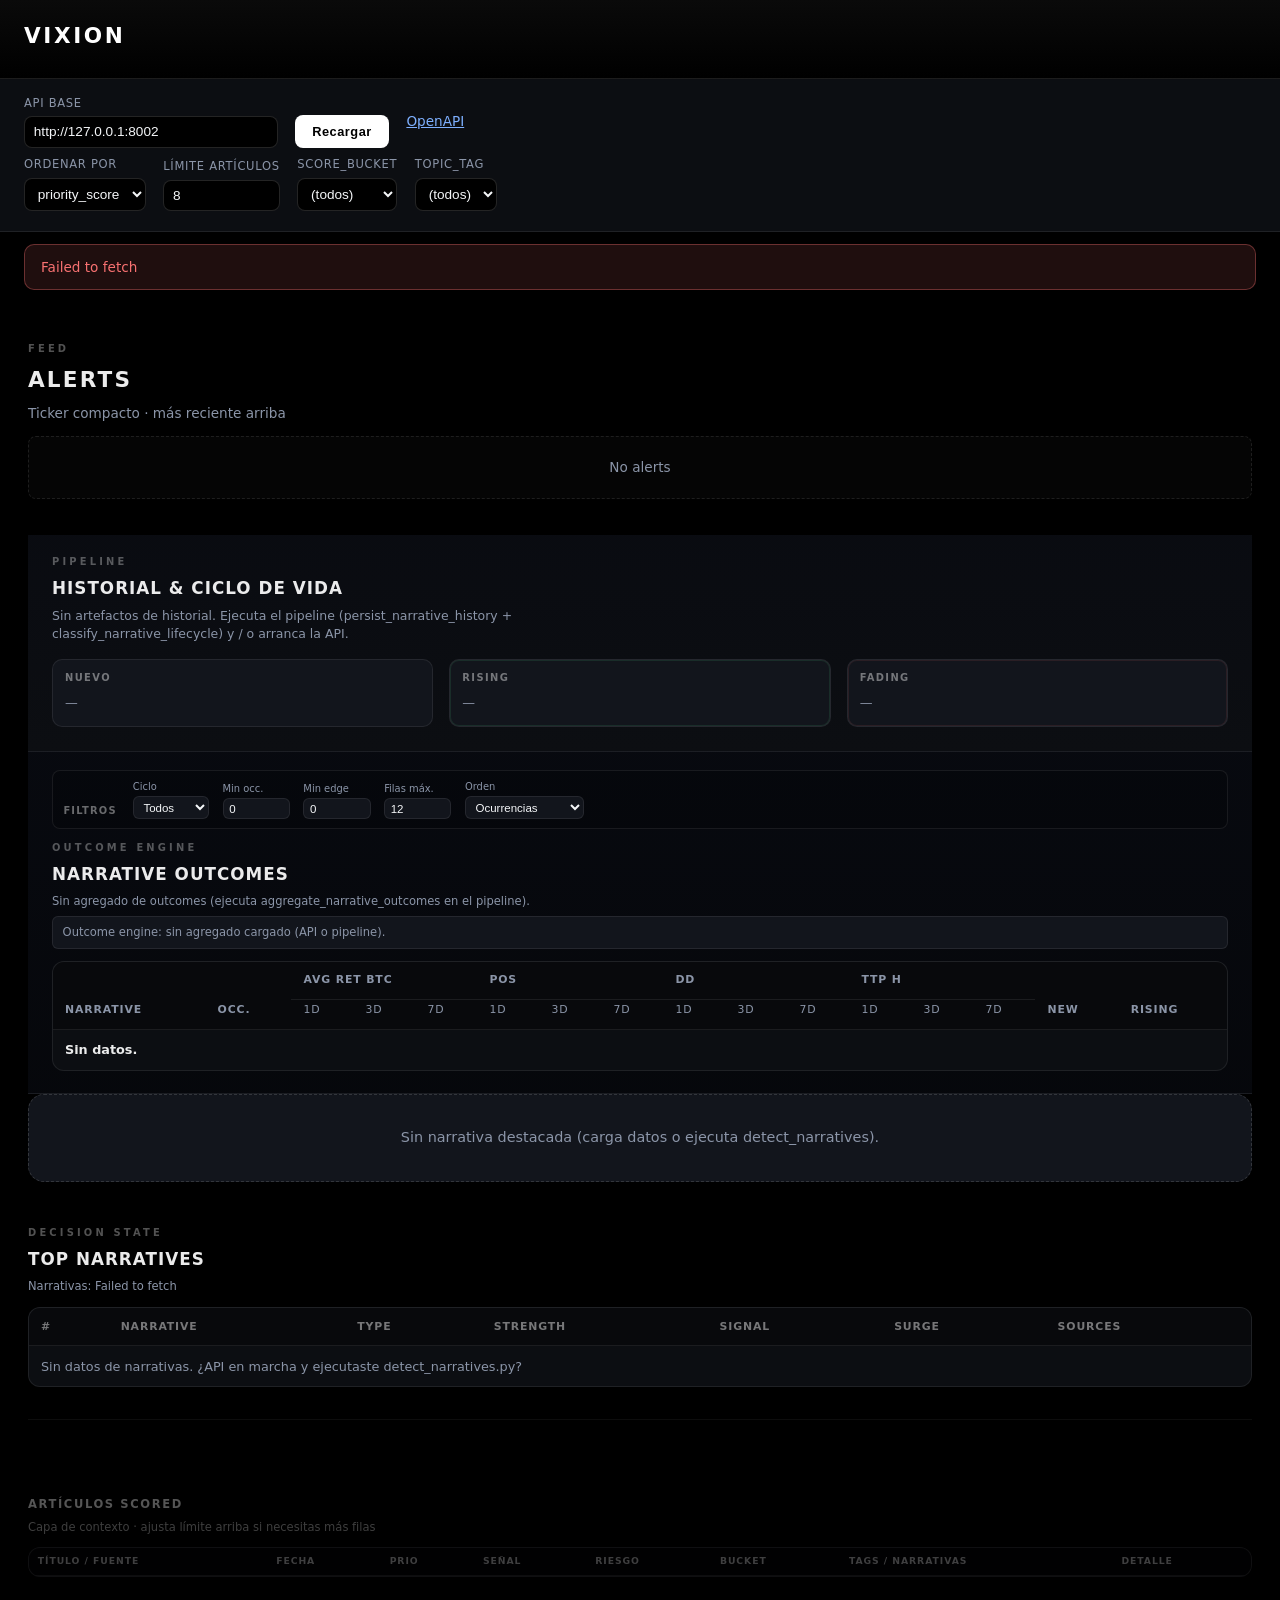
<file: admin/index.html>
<!DOCTYPE html>
<html lang="es">
  <head>
    <meta charset="utf-8" />
    <meta name="viewport" content="width=device-width, initial-scale=1" />
    <title>VIXION — Command</title>
    <link rel="stylesheet" href="admin.css" />
  </head>
  <body>
    <header class="header">
      <h1 class="header__title">VIXION</h1>
      <p id="meta" class="meta"></p>
    </header>

    <section class="toolbar" aria-label="Controles">
      <div class="toolbar__row">
        <label class="field">
          <span>API base</span>
          <input type="url" id="apiBase" value="http://127.0.0.1:8002" size="28" />
        </label>
        <button type="button" id="btnReload" class="btn">Recargar</button>
        <a class="link" id="docsLink" href="#" target="_blank" rel="noreferrer">OpenAPI</a>
      </div>
      <div class="toolbar__row">
        <label class="field">
          <span>Ordenar por</span>
          <select id="sortBy">
            <option value="priority_score">priority_score</option>
            <option value="signal_score">signal_score</option>
            <option value="risk_score">risk_score</option>
          </select>
        </label>
        <label class="field">
          <span>Límite artículos</span>
          <input type="number" id="limit" min="1" max="200" value="8" />
        </label>
        <label class="field">
          <span>score_bucket</span>
          <select id="filterBucket">
            <option value="">(todos)</option>
          </select>
        </label>
        <label class="field">
          <span>topic_tag</span>
          <select id="filterTag">
            <option value="">(todos)</option>
          </select>
        </label>
      </div>
    </section>

    <div id="error" class="error hidden" role="alert"></div>

    <main class="main">
      <section class="alerts-block alerts-block--primary" aria-labelledby="alertsHeading">
        <div class="section-head section-head--alerts">
          <p class="section-eyebrow">Feed</p>
          <h2 id="alertsHeading" class="section-title section-title--xl">Alerts</h2>
          <p class="section-sub">Ticker compacto · más reciente arriba</p>
        </div>
        <div id="alertsList" class="alerts-strips-host" aria-live="polite"></div>
      </section>

      <section class="evolution-block" aria-labelledby="evolutionHeading">
        <div class="section-head section-head--tight">
          <p class="section-eyebrow">Pipeline</p>
          <h2 id="evolutionHeading" class="section-title">Historial &amp; ciclo de vida</h2>
          <p id="evolutionSummary" class="evolution-summary"></p>
        </div>
        <p id="evolutionDiffLine" class="evolution-diff-line" aria-live="polite"></p>
        <div id="topMoversBlock" class="top-movers" hidden aria-labelledby="topMoversHeading">
          <div class="top-movers__head">
            <h3 id="topMoversHeading" class="top-movers__title">Top movers</h3>
            <p id="topMoversMeta" class="top-movers__meta"></p>
          </div>
          <div class="top-movers__cols">
            <div class="top-movers__col top-movers__col--up">
              <h4 class="top-movers__col-title">Suben (Δ strength)</h4>
              <ul id="topMoversRising" class="top-movers__list"></ul>
            </div>
            <div class="top-movers__col top-movers__col--down">
              <h4 class="top-movers__col-title">Bajan (Δ strength)</h4>
              <ul id="topMoversFalling" class="top-movers__list"></ul>
            </div>
          </div>
        </div>
        <div id="miniTimelinesBlock" class="mini-timelines" hidden aria-labelledby="miniTimelinesHeading">
          <div class="mini-timelines__head">
            <h3 id="miniTimelinesHeading" class="mini-timelines__title">Strength reciente</h3>
            <p id="miniTimelinesMeta" class="mini-timelines__meta"></p>
          </div>
          <div id="miniTimelinesRows" class="mini-timelines__rows"></div>
        </div>
        <div class="evolution-cols">
          <div class="evolution-col">
            <h3 class="evolution-col__title">Nuevo</h3>
            <ul id="evolutionNew" class="evolution-list"></ul>
          </div>
          <div class="evolution-col evolution-col--rising">
            <h3 class="evolution-col__title">Rising</h3>
            <ul id="evolutionRising" class="evolution-list"></ul>
          </div>
          <div class="evolution-col evolution-col--fading">
            <h3 class="evolution-col__title">Fading</h3>
            <ul id="evolutionFading" class="evolution-list"></ul>
          </div>
        </div>
      </section>

      <section class="outcomes-block" aria-labelledby="outcomesHeading">
        <div class="narrative-filters-bar" aria-label="Filtros narrativa (outcomes, edge, timelines)">
          <span class="narrative-filters-bar__label">Filtros</span>
          <label class="narrative-filters-bar__field">
            <span>Ciclo</span>
            <select id="narFilterLifecycle">
              <option value="ALL">Todos</option>
              <option value="NEW">NEW</option>
              <option value="RISING">RISING</option>
              <option value="FADING">FADING</option>
            </select>
          </label>
          <label class="narrative-filters-bar__field">
            <span>Min occ.</span>
            <input id="narFilterMinOcc" type="number" min="0" step="1" value="0" />
          </label>
          <label class="narrative-filters-bar__field">
            <span>Min edge</span>
            <input id="narFilterMinEdge" type="number" min="0" step="0.01" value="0" />
          </label>
          <label class="narrative-filters-bar__field">
            <span>Filas máx.</span>
            <input id="narFilterMaxRows" type="number" min="1" max="50" step="1" value="12" />
          </label>
          <label class="narrative-filters-bar__field">
            <span>Orden</span>
            <select id="narFilterSort">
              <option value="occurrences">Ocurrencias</option>
              <option value="edge">Edge score</option>
              <option value="strength">Strength (último)</option>
            </select>
          </label>
        </div>
        <div class="section-head section-head--tight">
          <p class="section-eyebrow">Outcome engine</p>
          <h2 id="outcomesHeading" class="section-title">Narrative outcomes</h2>
          <p id="outcomesMeta" class="outcomes-meta"></p>
          <div
            id="outcomesMaturityStrip"
            class="outcomes-maturity-strip"
            hidden
            role="status"
            aria-live="polite"
          ></div>
          <p id="outcomesEdgeStrip" class="outcomes-edge-strip" hidden aria-live="polite"></p>
        </div>
        <div class="table-wrap table-wrap--outcomes">
          <table class="data outcomes-table">
            <thead>
              <tr>
                <th rowspan="2">Narrative</th>
                <th rowspan="2">Occ.</th>
                <th colspan="3">Avg ret BTC</th>
                <th colspan="3">Pos</th>
                <th colspan="3" title="Media max drawdown vs ancla (por corrida)">DD</th>
                <th colspan="3" title="Media horas hasta mejor retorno vs ancla">TTP h</th>
                <th rowspan="2">NEW</th>
                <th rowspan="2">RISING</th>
              </tr>
              <tr>
                <th>1d</th>
                <th>3d</th>
                <th>7d</th>
                <th>1d</th>
                <th>3d</th>
                <th>7d</th>
                <th>1d</th>
                <th>3d</th>
                <th>7d</th>
                <th>1d</th>
                <th>3d</th>
                <th>7d</th>
              </tr>
            </thead>
            <tbody id="outcomesTbody"></tbody>
          </table>
        </div>
      </section>

      <section class="narratives-block" aria-labelledby="narrativesHeading">
        <div id="narrativeHero" class="narrative-hero" aria-live="polite"></div>

        <div class="section-head section-head--tight">
          <p class="section-eyebrow">Decision state</p>
          <h2 id="narrativesHeading" class="section-title">Top narratives</h2>
          <p id="narrativesMeta" class="narratives-meta"></p>
        </div>
        <div class="table-wrap table-wrap--narr">
          <table class="data narratives-table">
            <thead>
              <tr>
                <th>#</th>
                <th>Narrative</th>
                <th>Type</th>
                <th>Strength</th>
                <th>Signal</th>
                <th>Surge</th>
                <th>Sources</th>
              </tr>
            </thead>
            <tbody id="narrativesTbody"></tbody>
          </table>
        </div>
      </section>

      <section class="articles-block articles-block--secondary" aria-labelledby="articlesHeading">
        <h2 id="articlesHeading" class="section-title section-title--articles">Artículos scored</h2>
        <p class="section-sub section-sub--articles">Capa de contexto · ajusta límite arriba si necesitas más filas</p>
        <div class="table-wrap table-wrap--articles">
          <table class="data data--articles">
            <thead>
              <tr>
                <th>Título / fuente</th>
                <th>Fecha</th>
                <th>Prio</th>
                <th>Señal</th>
                <th>Riesgo</th>
                <th>Bucket</th>
                <th>Tags / narrativas</th>
                <th>Detalle</th>
              </tr>
            </thead>
            <tbody id="tbody"></tbody>
          </table>
        </div>
      </section>
    </main>

    <script type="module" src="admin.js"></script>
  </body>
</html>
</file>
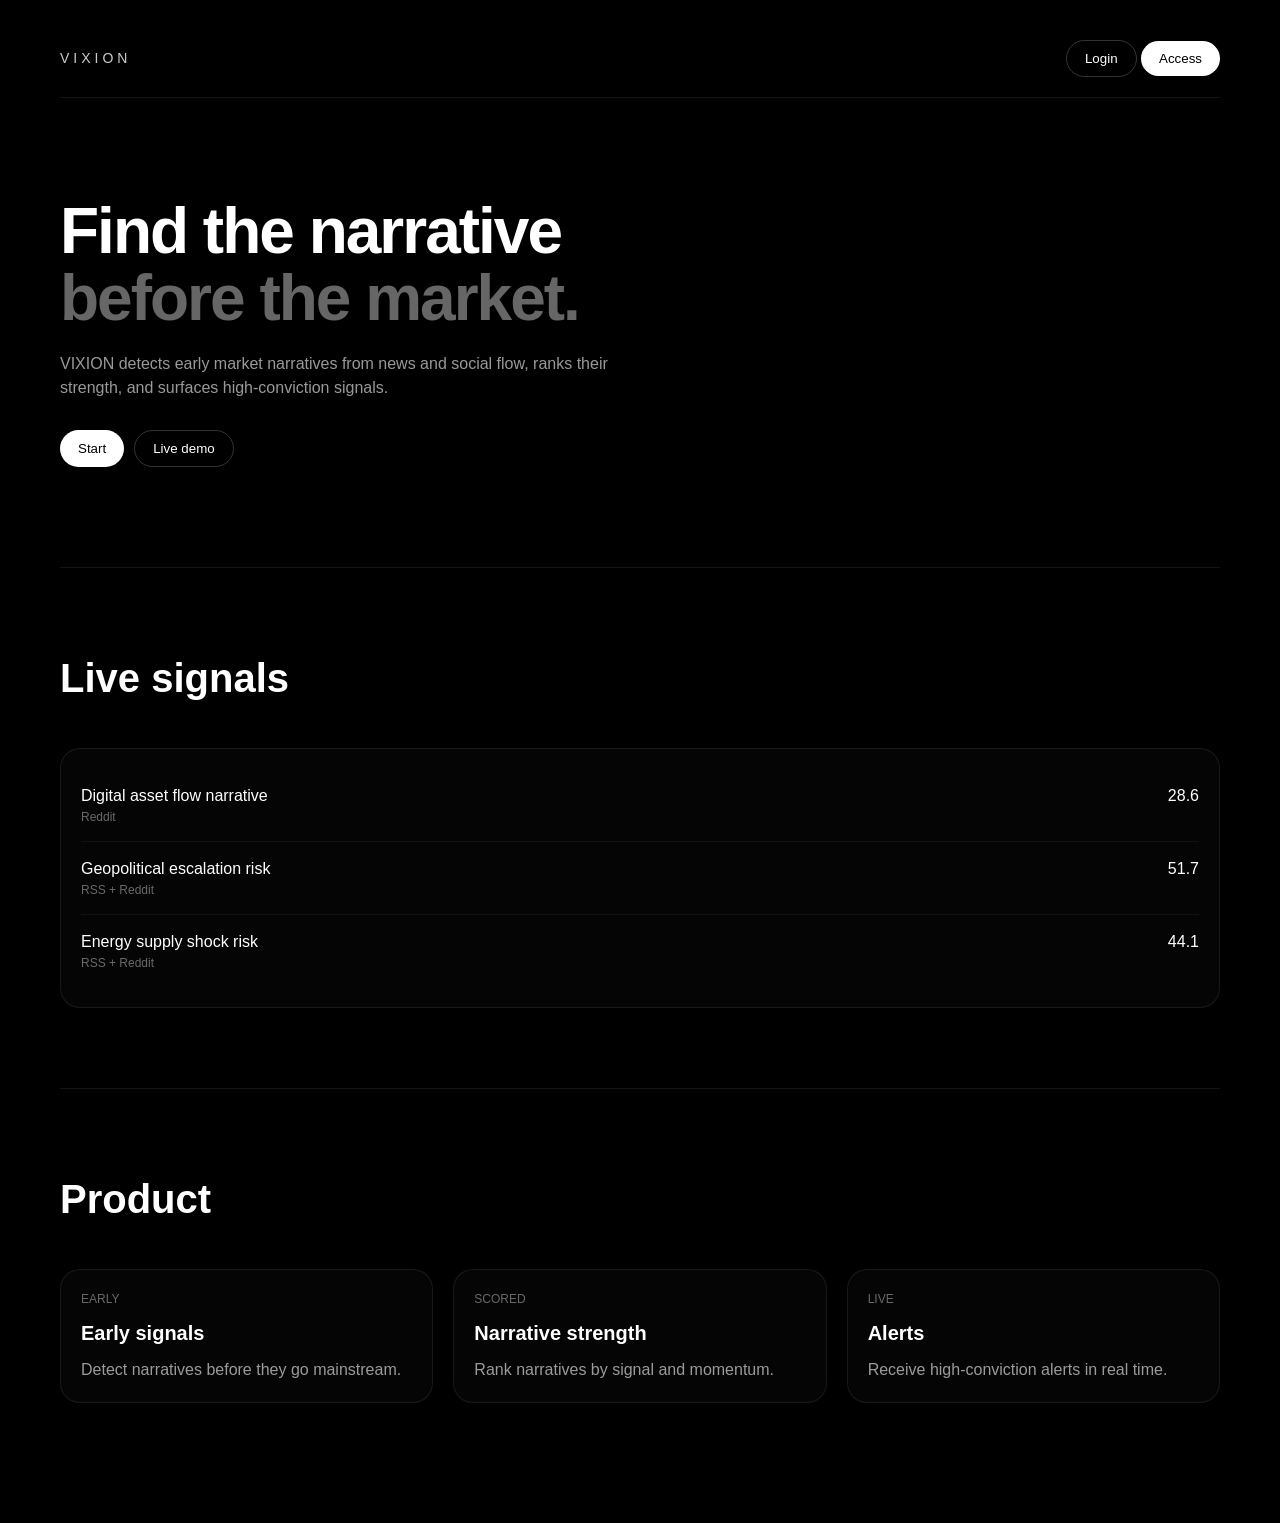
<file: web/index.html>
<!DOCTYPE html>
<html lang="en">
<head>
  <meta charset="UTF-8" />
  <title>VIXION — Narrative Intelligence</title>
  <meta name="viewport" content="width=device-width, initial-scale=1.0" />

  <style>
    * {
      margin: 0;
      padding: 0;
      box-sizing: border-box;
      font-family: -apple-system, BlinkMacSystemFont, "Inter", sans-serif;
    }

    body {
      background: #000;
      color: #fff;
      line-height: 1.5;
    }

    .container {
      max-width: 1200px;
      margin: 0 auto;
      padding: 40px 20px;
    }

    header {
      display: flex;
      justify-content: space-between;
      align-items: center;
      border-bottom: 1px solid rgba(255,255,255,0.08);
      padding-bottom: 20px;
    }

    .logo {
      font-size: 14px;
      letter-spacing: 4px;
      color: rgba(255,255,255,0.8);
    }

    .btn {
      padding: 10px 18px;
      border-radius: 999px;
      border: 1px solid rgba(255,255,255,0.2);
      color: white;
      background: transparent;
      cursor: pointer;
    }

    .btn.primary {
      background: white;
      color: black;
      border: none;
    }

    .hero {
      padding: 100px 0;
    }

    .hero h1 {
      font-size: 64px;
      line-height: 1.05;
      letter-spacing: -2px;
    }

    .hero h1 span {
      color: rgba(255,255,255,0.4);
    }

    .hero p {
      margin-top: 20px;
      max-width: 600px;
      color: rgba(255,255,255,0.6);
    }

    .hero-buttons {
      margin-top: 30px;
      display: flex;
      gap: 10px;
    }

    .section {
      border-top: 1px solid rgba(255,255,255,0.08);
      padding: 80px 0;
    }

    .section h2 {
      font-size: 40px;
      margin-bottom: 10px;
    }

    .cards {
      display: grid;
      grid-template-columns: repeat(3, 1fr);
      gap: 20px;
      margin-top: 40px;
    }

    .card {
      border: 1px solid rgba(255,255,255,0.08);
      background: rgba(255,255,255,0.02);
      padding: 20px;
      border-radius: 20px;
    }

    .card h3 {
      margin-top: 10px;
      font-size: 20px;
    }

    .card p {
      margin-top: 10px;
      color: rgba(255,255,255,0.6);
    }

    .signal-board {
      margin-top: 40px;
      border: 1px solid rgba(255,255,255,0.08);
      border-radius: 20px;
      padding: 20px;
      background: rgba(255,255,255,0.02);
    }

    .row {
      display: flex;
      justify-content: space-between;
      padding: 15px 0;
      border-bottom: 1px solid rgba(255,255,255,0.05);
    }

    .row:last-child {
      border-bottom: none;
    }

    .small {
      color: rgba(255,255,255,0.4);
      font-size: 12px;
    }

  </style>
</head>

<body>

<div class="container">

  <header>
    <div class="logo">VIXION</div>
    <div>
      <button class="btn">Login</button>
      <button class="btn primary">Access</button>
    </div>
  </header>

  <section class="hero">
    <h1>
      Find the narrative<br/>
      <span>before the market.</span>
    </h1>

    <p>
      VIXION detects early market narratives from news and social flow,
      ranks their strength, and surfaces high-conviction signals.
    </p>

    <div class="hero-buttons">
      <button class="btn primary">Start</button>
      <button class="btn">Live demo</button>
    </div>
  </section>

  <section class="section">
    <h2>Live signals</h2>

    <div class="signal-board">
      <div class="row">
        <div>
          Digital asset flow narrative
          <div class="small">Reddit</div>
        </div>
        <div>28.6</div>
      </div>

      <div class="row">
        <div>
          Geopolitical escalation risk
          <div class="small">RSS + Reddit</div>
        </div>
        <div>51.7</div>
      </div>

      <div class="row">
        <div>
          Energy supply shock risk
          <div class="small">RSS + Reddit</div>
        </div>
        <div>44.1</div>
      </div>
    </div>
  </section>

  <section class="section">
    <h2>Product</h2>

    <div class="cards">
      <div class="card">
        <div class="small">EARLY</div>
        <h3>Early signals</h3>
        <p>Detect narratives before they go mainstream.</p>
      </div>

      <div class="card">
        <div class="small">SCORED</div>
        <h3>Narrative strength</h3>
        <p>Rank narratives by signal and momentum.</p>
      </div>

      <div class="card">
        <div class="small">LIVE</div>
        <h3>Alerts</h3>
        <p>Receive high-conviction alerts in real time.</p>
      </div>
    </div>
  </section>

</div>

</body>
</html>
</file>
<file: admin/admin.css>
:root {
  --bg: #000000;
  --surface: #0c0e12;
  --surface2: #12151c;
  --border: rgba(255, 255, 255, 0.08);
  --border-strong: rgba(255, 255, 255, 0.14);
  --text: #f4f6f8;
  --muted: #8b95a8;
  --accent: #7eb0ff;
  --danger: #f87171;
  --glow-green: rgba(74, 222, 128, 0.45);
  --glow-amber: rgba(250, 204, 21, 0.5);
  --glow-red: rgba(248, 113, 113, 0.45);
}

* {
  box-sizing: border-box;
}

body {
  margin: 0;
  font-family: system-ui, -apple-system, "Segoe UI", Roboto, Ubuntu, sans-serif;
  background: var(--bg);
  color: var(--text);
  line-height: 1.5;
  -webkit-font-smoothing: antialiased;
}

.header {
  padding: 1.25rem 1.5rem;
  border-bottom: 1px solid var(--border);
  background: linear-gradient(180deg, #0a0a0a 0%, var(--bg) 100%);
}

.header__title {
  margin: 0 0 0.35rem;
  font-size: 1.35rem;
  font-weight: 700;
  letter-spacing: 0.12em;
  text-transform: uppercase;
  color: #fff;
}

.meta {
  margin: 0;
  font-size: 0.75rem;
  color: var(--muted);
  word-break: break-all;
}

.toolbar {
  padding: 1rem 1.5rem 1.25rem;
  background: var(--surface);
  border-bottom: 1px solid var(--border);
}

.toolbar__row {
  display: flex;
  flex-wrap: wrap;
  gap: 0.85rem 1.1rem;
  align-items: flex-end;
  margin-top: 0.55rem;
}

.toolbar__row:first-child {
  margin-top: 0;
}

.field {
  display: flex;
  flex-direction: column;
  gap: 0.25rem;
  font-size: 0.72rem;
  color: var(--muted);
  text-transform: uppercase;
  letter-spacing: 0.06em;
}

.field input,
.field select {
  padding: 0.45rem 0.55rem;
  border-radius: 8px;
  border: 1px solid var(--border-strong);
  background: var(--bg);
  color: var(--text);
  font-size: 0.85rem;
}

.btn {
  padding: 0.5rem 1rem;
  border-radius: 8px;
  border: 1px solid var(--border-strong);
  background: #fff;
  color: #000;
  font-weight: 700;
  cursor: pointer;
  font-size: 0.8rem;
  letter-spacing: 0.04em;
}

.btn:hover {
  filter: brightness(1.06);
}

.link {
  color: var(--accent);
  font-size: 0.85rem;
  align-self: center;
}

.error {
  margin: 0.75rem 1.5rem;
  padding: 0.75rem 1rem;
  border-radius: 10px;
  background: rgba(248, 113, 113, 0.12);
  border: 1px solid rgba(248, 113, 113, 0.35);
  color: var(--danger);
  font-size: 0.85rem;
}

.error.hidden {
  display: none;
}

.main {
  max-width: 1320px;
  margin: 0 auto;
  padding: 2.5rem 1.75rem 4rem;
}

.is-hidden {
  display: none !important;
}

/* —— Jerarquía: alerts (ticker) → top narrative → tabla → artículos —— */

.alerts-block--primary {
  margin-bottom: 2.25rem;
}

.section-eyebrow {
  margin: 0 0 0.4rem;
  font-size: 0.62rem;
  font-weight: 800;
  letter-spacing: 0.32em;
  text-transform: uppercase;
  color: rgba(255, 255, 255, 0.32);
}

.section-head {
  margin-bottom: 1.5rem;
}

.section-head--tight {
  margin-bottom: 0.75rem;
}

.section-title {
  margin: 0;
  font-size: 1.05rem;
  font-weight: 700;
  letter-spacing: 0.06em;
  text-transform: uppercase;
  color: rgba(255, 255, 255, 0.92);
}

.section-title--xl {
  font-size: 1.35rem;
  letter-spacing: 0.1em;
}

.section-sub {
  margin: 0.4rem 0 0;
  font-size: 0.85rem;
  color: var(--muted);
  font-weight: 500;
}

.section-title--articles {
  margin: 3.25rem 0 0.35rem;
  font-size: 0.72rem;
  letter-spacing: 0.14em;
  color: rgba(255, 255, 255, 0.38);
}

.section-sub--articles {
  margin: 0 0 0.65rem;
  font-size: 0.72rem;
  color: rgba(255, 255, 255, 0.28);
}

.narratives-meta {
  margin: 0.35rem 0 0;
  font-size: 0.72rem;
  color: var(--muted);
  word-break: break-all;
}

.articles-block--secondary {
  margin-top: 2rem;
  padding-top: 1.5rem;
  border-top: 1px solid rgba(255, 255, 255, 0.06);
  opacity: 0.88;
}

/* —— Alerts: strips tipo ticker / terminal —— */

.alerts-strips-host {
  margin: 0;
}

.alerts-strips {
  display: flex;
  flex-direction: column;
  gap: 6px;
}

.alerts-strips--empty {
  padding: 1.25rem 1rem;
  text-align: center;
  border: 1px dashed rgba(255, 255, 255, 0.1);
  border-radius: 8px;
  background: rgba(255, 255, 255, 0.02);
}

.alert-strip {
  display: flex;
  align-items: center;
  justify-content: space-between;
  gap: 12px;
  padding: 10px 14px;
  border-radius: 8px;
  background: rgba(255, 255, 255, 0.02);
  border: 1px solid rgba(255, 255, 255, 0.06);
  font-size: 13px;
}

.alert-strip__left {
  font-weight: 700;
  color: #ef4444;
  min-width: 100px;
  flex-shrink: 0;
  letter-spacing: 0.02em;
}

.alert-strip__center {
  flex: 1;
  min-width: 0;
  color: #fff;
  font-weight: 500;
  overflow: hidden;
  text-overflow: ellipsis;
  white-space: nowrap;
}

.alert-strip__right {
  font-weight: 700;
  color: #ef4444;
  flex-shrink: 0;
  font-variant-numeric: tabular-nums;
  text-align: right;
}

.alert-strip--surge {
  border-color: rgba(239, 68, 68, 0.3);
}

.alert-strip--early {
  border-color: rgba(74, 222, 128, 0.3);
}

.alert-strip--early .alert-strip__left,
.alert-strip--early .alert-strip__right {
  color: #4ade80;
}

.alert-strip--momentum {
  border-color: rgba(253, 224, 71, 0.3);
}

.alert-strip--momentum .alert-strip__left,
.alert-strip--momentum .alert-strip__right {
  color: #fde047;
}

.alert-strip:hover {
  background: rgba(255, 255, 255, 0.04);
}

.section-head--alerts {
  margin-bottom: 0.85rem;
}

.alerts-empty {
  margin: 0;
  color: var(--muted);
  font-size: 0.85rem;
}

/* —— Top narrative hero —— */

.narrative-hero {
  margin-bottom: 2.75rem;
}

.narrative-hero--empty {
  padding: 2rem 1.5rem;
  border-radius: 16px;
  border: 1px dashed var(--border-strong);
  background: var(--surface2);
  text-align: center;
}

.narrative-hero__empty-text {
  margin: 0;
  color: var(--muted);
  font-size: 0.9rem;
}

.narrative-hero__card {
  position: relative;
  padding: 2rem 2.25rem 2.15rem;
  border-radius: 20px;
  border: 1px solid rgba(255, 255, 255, 0.14);
  background: radial-gradient(900px 380px at 8% 0%, rgba(110, 158, 255, 0.14), transparent 50%),
    linear-gradient(180deg, rgba(255, 255, 255, 0.06) 0%, rgba(6, 7, 10, 0.98) 100%);
  box-shadow:
    0 0 0 1px rgba(255, 255, 255, 0.05),
    0 36px 72px rgba(0, 0, 0, 0.72),
    inset 0 1px 0 rgba(255, 255, 255, 0.07);
}

.narrative-hero__card::after {
  content: "";
  position: absolute;
  inset: -1px;
  border-radius: 18px;
  pointer-events: none;
  box-shadow: inset 0 0 60px rgba(126, 176, 255, 0.06);
}

.narrative-hero__kicker {
  margin: 0 0 1rem;
  font-size: 0.68rem;
  font-weight: 800;
  letter-spacing: 0.24em;
  text-transform: uppercase;
  color: rgba(255, 255, 255, 0.38);
}

.decision-badge {
  display: inline-flex;
  align-items: center;
  width: fit-content;
  margin-bottom: 1.15rem;
  padding: 0.55rem 1.1rem;
  border-radius: 10px;
  font-size: 0.72rem;
  font-weight: 900;
  letter-spacing: 0.16em;
  text-transform: uppercase;
  border: 1px solid transparent;
}

.decision-badge--action {
  color: #bbf7d0;
  background: linear-gradient(135deg, rgba(22, 163, 74, 0.35), rgba(34, 197, 94, 0.12));
  border-color: rgba(74, 222, 128, 0.55);
  box-shadow:
    0 0 32px rgba(74, 222, 128, 0.35),
    inset 0 1px 0 rgba(255, 255, 255, 0.12);
}

.decision-badge--watch {
  color: #fef9c3;
  background: linear-gradient(135deg, rgba(202, 138, 4, 0.35), rgba(234, 179, 8, 0.1));
  border-color: rgba(253, 224, 71, 0.45);
  box-shadow:
    0 0 28px rgba(250, 204, 21, 0.28),
    inset 0 1px 0 rgba(255, 255, 255, 0.08);
}

.decision-badge--priced {
  color: #cbd5e1;
  background: linear-gradient(135deg, rgba(71, 85, 105, 0.45), rgba(30, 41, 59, 0.5));
  border-color: rgba(148, 163, 184, 0.4);
  box-shadow: 0 0 20px rgba(100, 116, 139, 0.2);
}

.narrative-hero__name {
  margin: 0 0 1rem;
  font-size: clamp(1.65rem, 4.2vw, 2.45rem);
  font-weight: 800;
  letter-spacing: -0.04em;
  line-height: 1.12;
  color: #fff;
  text-shadow: 0 2px 40px rgba(0, 0, 0, 0.45);
}

.narrative-hero__interpret {
  margin: 0 0 1.5rem;
  font-size: 1.02rem;
  line-height: 1.55;
  font-weight: 500;
  color: rgba(255, 255, 255, 0.58);
  max-width: 820px;
}

.narrative-hero__strength-row {
  display: flex;
  align-items: baseline;
  gap: 0.85rem;
  margin-bottom: 1.25rem;
}

.narrative-hero__strength-label {
  font-size: 0.65rem;
  font-weight: 800;
  letter-spacing: 0.2em;
  text-transform: uppercase;
  color: rgba(255, 255, 255, 0.32);
}

.narrative-hero__row {
  display: flex;
  flex-wrap: wrap;
  align-items: center;
  gap: 0.75rem 1rem;
  margin-bottom: 1rem;
}

.narrative-hero__strength {
  font-size: clamp(2rem, 5vw, 2.85rem);
  font-weight: 800;
  font-variant-numeric: tabular-nums;
  color: #fff;
  text-shadow: 0 0 40px rgba(255, 255, 255, 0.18), 0 0 80px rgba(126, 176, 255, 0.12);
  line-height: 1;
}

.narrative-hero__signals {
  display: flex;
  flex-wrap: wrap;
  align-items: center;
  gap: 0.65rem 0.85rem;
  margin-bottom: 1.1rem;
}

.narrative-hero__surge-slot {
  display: inline-flex;
  align-items: center;
}

.narrative-hero__muted {
  font-size: 0.8rem;
  color: var(--muted);
}

.narrative-hero__foot {
  font-size: 0.78rem;
  color: rgba(255, 255, 255, 0.45);
  letter-spacing: 0.04em;
  text-transform: uppercase;
}

.narratives-block {
  margin-bottom: 1rem;
}

.table-wrap--narr {
  border-radius: 14px;
}

.narratives-table .narr-col-narrative {
  font-weight: 600;
  font-size: 0.88rem;
  color: rgba(255, 255, 255, 0.94);
  max-width: 22rem;
}

.narratives-table th,
.narratives-table td {
  padding: 0.85rem 1rem;
}

.narratives-table tbody tr:hover td {
  background: rgba(255, 255, 255, 0.02);
}

/* —— Tipos de narrativa (badges agresivos) —— */

.narrative-type {
  display: inline-flex;
  align-items: center;
  padding: 0.35rem 0.65rem;
  border-radius: 8px;
  font-size: 0.72rem;
  font-weight: 800;
  text-transform: uppercase;
  letter-spacing: 0.08em;
}

.narrative-type--early {
  color: #4ade80;
  background: rgba(34, 197, 94, 0.15);
  border: 1px solid rgba(74, 222, 128, 0.55);
  box-shadow: 0 0 20px var(--glow-green), inset 0 0 12px rgba(74, 222, 128, 0.08);
}

.narrative-type--confirmed {
  color: #fde047;
  background: rgba(234, 179, 8, 0.14);
  border: 1px solid rgba(250, 204, 21, 0.55);
  box-shadow: 0 0 22px var(--glow-amber), inset 0 0 12px rgba(250, 204, 21, 0.06);
}

.narrative-type--institutional {
  color: #cbd5e1;
  background: rgba(148, 163, 184, 0.12);
  border: 1px solid rgba(148, 163, 184, 0.45);
  box-shadow: 0 0 16px rgba(148, 163, 184, 0.2);
}

.narrative-type--unknown {
  background: var(--surface2);
  color: var(--muted);
  border: 1px solid var(--border);
}

/* Señales overlay */

.narr-signal {
  display: inline-flex;
  align-items: center;
  padding: 0.38rem 0.75rem;
  border-radius: 8px;
  font-size: 0.72rem;
  font-weight: 800;
  letter-spacing: 0.06em;
  text-transform: uppercase;
  white-space: nowrap;
}

.narr-signal--opportunity {
  color: #4ade80;
  background: rgba(34, 197, 94, 0.18);
  border: 1px solid rgba(74, 222, 128, 0.65);
  box-shadow: 0 0 24px var(--glow-green), inset 0 1px 0 rgba(255, 255, 255, 0.08);
}

.narr-signal--momentum {
  color: #fef08a;
  background: rgba(234, 179, 8, 0.2);
  border: 1px solid rgba(253, 224, 71, 0.55);
  box-shadow: 0 0 26px var(--glow-amber), inset 0 1px 0 rgba(255, 255, 255, 0.06);
}

.narr-signal--priced-in {
  color: #94a3b8;
  background: rgba(71, 85, 105, 0.35);
  border: 1px solid rgba(148, 163, 184, 0.5);
  box-shadow: 0 0 18px rgba(100, 116, 139, 0.25);
}

/* Surge badges */

.narr-surge {
  display: inline-flex;
  align-items: center;
  padding: 0.35rem 0.75rem;
  border-radius: 8px;
  font-size: 0.72rem;
  font-weight: 800;
  letter-spacing: 0.06em;
}

.narr-surge--50 {
  color: #fb923c;
  background: rgba(249, 115, 22, 0.14);
  border: 1px solid rgba(251, 146, 60, 0.65);
  box-shadow: 0 0 18px rgba(249, 115, 22, 0.35);
}

.narr-surge--100 {
  color: #f87171;
  background: rgba(239, 68, 68, 0.16);
  border: 1px solid rgba(248, 113, 113, 0.65);
  box-shadow: 0 0 22px var(--glow-red);
}

.narr-surge--200 {
  color: #fecaca;
  background: rgba(220, 38, 38, 0.22);
  border: 1px solid rgba(248, 113, 113, 0.75);
  box-shadow: 0 0 28px rgba(220, 38, 38, 0.55), 0 0 48px rgba(220, 38, 38, 0.2);
}

.narrative-sources {
  font-size: 0.78rem;
  font-weight: 600;
  color: rgba(255, 255, 255, 0.55);
  letter-spacing: 0.02em;
}

/* Tablas */

.table-wrap {
  overflow-x: auto;
  border: 1px solid var(--border);
  border-radius: 12px;
  background: var(--surface);
}

table.data {
  width: 100%;
  border-collapse: collapse;
  font-size: 0.8rem;
}

table.data th,
table.data td {
  padding: 0.65rem 0.75rem;
  border-bottom: 1px solid var(--border);
  vertical-align: middle;
  text-align: left;
}

table.data th {
  background: rgba(0, 0, 0, 0.35);
  color: rgba(255, 255, 255, 0.45);
  font-weight: 700;
  font-size: 0.68rem;
  text-transform: uppercase;
  letter-spacing: 0.08em;
  white-space: nowrap;
}

table.data tr:last-child td {
  border-bottom: none;
}

.narratives-table td.num {
  font-weight: 700;
  color: rgba(255, 255, 255, 0.85);
}

.title-cell strong {
  display: block;
  font-weight: 600;
  margin-bottom: 0.2rem;
}

.title-cell .source {
  color: var(--muted);
  font-size: 0.75rem;
}

.title-cell a {
  color: var(--accent);
  font-size: 0.75rem;
  word-break: break-all;
}

.num {
  font-variant-numeric: tabular-nums;
  white-space: nowrap;
}

.bucket {
  display: inline-block;
  padding: 0.15rem 0.4rem;
  border-radius: 4px;
  background: var(--surface2);
  border: 1px solid var(--border);
  text-transform: lowercase;
  font-size: 0.75rem;
}

.chips {
  display: flex;
  flex-wrap: wrap;
  gap: 0.25rem;
  max-width: 14rem;
}

.chip {
  padding: 0.1rem 0.35rem;
  border-radius: 4px;
  background: #1a1d24;
  font-size: 0.7rem;
  color: var(--muted);
}

.chip--narr {
  background: #1e2a38;
  color: #b8c5d6;
}

details.breakdown {
  font-size: 0.75rem;
}

details.breakdown summary {
  cursor: pointer;
  color: var(--accent);
  user-select: none;
}

details.breakdown pre {
  margin: 0.4rem 0 0;
  padding: 0.5rem;
  max-height: 14rem;
  overflow: auto;
  background: #050506;
  border: 1px solid var(--border);
  border-radius: 6px;
  font-size: 0.65rem;
  white-space: pre-wrap;
  word-break: break-word;
}

/* Artículos: capa secundaria (menos protagonismo) */

.table-wrap--articles {
  border-color: rgba(255, 255, 255, 0.05);
  background: rgba(8, 9, 11, 0.65);
}

table.data--articles {
  font-size: 0.72rem;
}

table.data--articles th,
table.data--articles td {
  padding: 0.4rem 0.55rem;
  border-bottom-color: rgba(255, 255, 255, 0.04);
  color: rgba(255, 255, 255, 0.68);
}

table.data--articles th {
  font-size: 0.58rem;
  letter-spacing: 0.1em;
  color: rgba(255, 255, 255, 0.28);
  background: rgba(0, 0, 0, 0.5);
}

table.data--articles .title-cell strong {
  font-size: 0.78rem;
  font-weight: 500;
  color: rgba(255, 255, 255, 0.82);
}

table.data--articles .source,
table.data--articles .num {
  color: rgba(255, 255, 255, 0.45);
}

table.data--articles .bucket {
  font-size: 0.62rem;
  opacity: 0.9;
}

table.data--articles details.breakdown summary {
  color: rgba(126, 176, 255, 0.75);
}

/* Historial & ciclo de vida (último lifecycle + resumen diff) */

.evolution-block {
  padding: 1.25rem 1.5rem 1.5rem;
  border-bottom: 1px solid var(--border);
  background: linear-gradient(180deg, rgba(10, 12, 18, 0.95) 0%, var(--surface) 100%);
}

.evolution-summary {
  margin: 0.35rem 0 0;
  font-size: 0.78rem;
  color: var(--muted);
  max-width: 72ch;
  line-height: 1.45;
}

.evolution-diff-line {
  margin: 0.65rem 0 1rem;
  font-size: 0.72rem;
  color: rgba(180, 190, 205, 0.85);
  word-break: break-word;
}

/* Top movers (último diff: changed por Δ strength) */
.top-movers {
  margin: 0 0 1rem;
  padding: 0.65rem 0.75rem 0.75rem;
  border-radius: 10px;
  border: 1px solid var(--border);
  background: rgba(0, 0, 0, 0.22);
}

.top-movers__head {
  display: flex;
  flex-wrap: wrap;
  align-items: baseline;
  gap: 0.35rem 0.75rem;
  margin-bottom: 0.55rem;
}

.top-movers__title {
  margin: 0;
  font-size: 0.68rem;
  font-weight: 700;
  letter-spacing: 0.12em;
  text-transform: uppercase;
  color: rgba(255, 255, 255, 0.48);
}

.top-movers__meta {
  margin: 0;
  flex: 1 1 12rem;
  font-size: 0.68rem;
  color: var(--muted);
  line-height: 1.35;
  word-break: break-word;
}

.top-movers__cols {
  display: grid;
  grid-template-columns: repeat(auto-fit, minmax(13rem, 1fr));
  gap: 0.65rem;
}

.top-movers__col-title {
  margin: 0 0 0.4rem;
  font-size: 0.6rem;
  font-weight: 700;
  letter-spacing: 0.1em;
  text-transform: uppercase;
  color: rgba(255, 255, 255, 0.4);
}

.top-movers__list {
  margin: 0;
  padding: 0;
  list-style: none;
  display: flex;
  flex-direction: column;
  gap: 0.4rem;
}

.top-movers__item {
  font-size: 0.74rem;
  line-height: 1.35;
}

.top-movers__row {
  display: flex;
  flex-wrap: wrap;
  align-items: baseline;
  justify-content: space-between;
  gap: 0.25rem 0.5rem;
}

.top-movers__name {
  flex: 1 1 8rem;
  color: rgba(255, 255, 255, 0.92);
  font-weight: 600;
}

.top-movers__delta {
  flex: 0 0 auto;
  font-size: 0.7rem;
  font-weight: 700;
  font-variant-numeric: tabular-nums;
}

.top-movers__delta--up {
  color: #86efac;
}

.top-movers__delta--down {
  color: #fca5a5;
}

.top-movers__detail {
  margin-top: 0.08rem;
  font-size: 0.66rem;
  color: var(--muted);
  font-variant-numeric: tabular-nums;
}

.top-movers__empty {
  font-size: 0.72rem;
  color: var(--muted);
}

/* Mini timelines (strength por corrida, snapshots indexados) */
.mini-timelines {
  margin: 0 0 1rem;
  padding: 0.65rem 0.75rem 0.75rem;
  border-radius: 10px;
  border: 1px solid var(--border);
  background: rgba(0, 0, 0, 0.18);
}

.mini-timelines__head {
  display: flex;
  flex-wrap: wrap;
  align-items: baseline;
  gap: 0.35rem 0.75rem;
  margin-bottom: 0.5rem;
}

.mini-timelines__title {
  margin: 0;
  font-size: 0.68rem;
  font-weight: 700;
  letter-spacing: 0.12em;
  text-transform: uppercase;
  color: rgba(255, 255, 255, 0.45);
}

.mini-timelines__meta {
  margin: 0;
  flex: 1 1 14rem;
  font-size: 0.66rem;
  color: var(--muted);
  line-height: 1.35;
  word-break: break-word;
}

.mini-timelines__rows {
  display: flex;
  flex-direction: column;
  gap: 0.45rem;
}

.mini-timelines__row {
  display: grid;
  grid-template-columns: minmax(0, 1fr) auto minmax(4.5rem, auto);
  align-items: center;
  gap: 0.5rem 0.65rem;
  font-size: 0.74rem;
}

.mini-timelines__label {
  min-width: 0;
  font-weight: 600;
  color: rgba(255, 255, 255, 0.9);
  overflow: hidden;
  text-overflow: ellipsis;
  white-space: nowrap;
}

.mini-timelines__spark {
  flex-shrink: 0;
  line-height: 0;
}

.mini-timelines__spark-svg {
  display: block;
}

.mini-timelines__tail {
  font-size: 0.68rem;
  color: var(--muted);
  font-variant-numeric: tabular-nums;
  text-align: right;
  white-space: nowrap;
}

.evolution-cols {
  display: grid;
  grid-template-columns: repeat(auto-fit, minmax(14rem, 1fr));
  gap: 1rem;
}

.evolution-col {
  background: var(--surface2);
  border: 1px solid var(--border);
  border-radius: 10px;
  padding: 0.65rem 0.75rem 0.85rem;
}

.evolution-col--rising {
  box-shadow: inset 0 0 0 1px rgba(74, 222, 128, 0.12);
}

.evolution-col--fading {
  box-shadow: inset 0 0 0 1px rgba(248, 113, 113, 0.1);
}

.evolution-col__title {
  margin: 0 0 0.5rem;
  font-size: 0.62rem;
  font-weight: 700;
  letter-spacing: 0.14em;
  text-transform: uppercase;
  color: rgba(255, 255, 255, 0.42);
}

.evolution-list {
  margin: 0;
  padding: 0;
  list-style: none;
  display: flex;
  flex-direction: column;
  gap: 0.45rem;
}

.evolution-list__empty {
  font-size: 0.8rem;
  color: var(--muted);
}

.evolution-item {
  display: flex;
  flex-wrap: wrap;
  align-items: baseline;
  justify-content: space-between;
  gap: 0.35rem 0.75rem;
  font-size: 0.76rem;
  line-height: 1.35;
}

.evolution-item__name {
  flex: 1 1 9rem;
  color: var(--text);
}

.evolution-item__meta {
  flex: 0 0 auto;
  font-size: 0.68rem;
  color: var(--muted);
  font-variant-numeric: tabular-nums;
}

.evolution-item__delta {
  flex: 0 0 auto;
  font-size: 0.68rem;
  font-variant-numeric: tabular-nums;
  font-weight: 600;
}

.evolution-item__delta--up {
  color: #86efac;
}

.evolution-item__delta--down {
  color: #fca5a5;
}

/* Filtros narrativa (outcomes / edge / timelines) */
.narrative-filters-bar {
  display: flex;
  flex-wrap: wrap;
  align-items: flex-end;
  gap: 0.5rem 0.85rem;
  margin: 0 0 0.75rem;
  padding: 0.55rem 0.65rem;
  border-radius: 8px;
  border: 1px solid rgba(255, 255, 255, 0.08);
  background: rgba(0, 0, 0, 0.2);
}

.narrative-filters-bar__label {
  flex: 0 0 auto;
  font-size: 0.62rem;
  font-weight: 700;
  letter-spacing: 0.12em;
  text-transform: uppercase;
  color: rgba(255, 255, 255, 0.4);
  margin-right: 0.15rem;
}

.narrative-filters-bar__field {
  display: flex;
  flex-direction: column;
  gap: 0.12rem;
  font-size: 0.62rem;
  color: var(--muted);
}

.narrative-filters-bar__field span {
  white-space: nowrap;
}

.narrative-filters-bar__field select,
.narrative-filters-bar__field input {
  min-width: 0;
  font-size: 0.72rem;
  padding: 0.2rem 0.35rem;
  border-radius: 6px;
  border: 1px solid var(--border);
  background: var(--surface2);
  color: var(--text);
}

.narrative-filters-bar__field input[type="number"] {
  width: 4.2rem;
}

/* Narrative outcomes */

.outcomes-block {
  padding: 1.1rem 1.5rem 1.4rem;
  border-bottom: 1px solid var(--border);
  background: linear-gradient(180deg, rgba(8, 10, 16, 0.95) 0%, rgba(8, 10, 16, 0.72) 100%);
}

.outcomes-meta {
  margin: 0.35rem 0 0;
  font-size: 0.72rem;
  color: var(--muted);
  line-height: 1.4;
  word-break: break-word;
}

.outcomes-maturity-strip {
  margin: 0.45rem 0 0;
  padding: 0.45rem 0.6rem;
  font-size: 0.72rem;
  line-height: 1.45;
  color: var(--muted);
  border: 1px solid var(--border);
  border-radius: 6px;
  background: var(--surface2);
}

.outcomes-maturity-strip__line {
  margin: 0;
}

.outcomes-maturity-strip__line--status {
  color: rgba(244, 246, 248, 0.92);
  font-weight: 600;
}

.outcomes-maturity-strip__line--metrics {
  margin-top: 0.25rem;
  font-size: 0.68rem;
  color: var(--muted);
}

.outcomes-maturity-strip--ready {
  border-color: rgba(74, 222, 128, 0.28);
}

.outcomes-maturity-strip--wait {
  border-color: rgba(250, 204, 21, 0.35);
}

.outcomes-maturity-strip--partial {
  border-color: rgba(126, 176, 255, 0.35);
}

.outcomes-maturity-strip--neutral {
  border-color: var(--border);
}

.outcomes-edge-strip {
  margin: 0.45rem 0 0;
  font-size: 0.72rem;
  color: rgba(255, 255, 255, 0.82);
  line-height: 1.45;
  word-break: break-word;
}

.outcomes-edge-strip__label {
  color: var(--muted);
  font-weight: 600;
}

.table-wrap--outcomes {
  margin-top: 0.7rem;
}

.outcomes-table {
  font-size: 0.74rem;
}

.outcomes-table thead th {
  vertical-align: bottom;
  font-weight: 600;
  color: var(--muted);
}

.outcomes-table thead tr:last-child th {
  font-size: 0.68rem;
  font-weight: 500;
  padding-top: 0.15rem;
}

.outcomes-table td:first-child {
  max-width: 18rem;
  color: rgba(255, 255, 255, 0.92);
  font-weight: 600;
}

.outcomes-empty {
  color: var(--muted);
  text-align: center;
  padding: 0.9rem 0.5rem;
}
</file>
